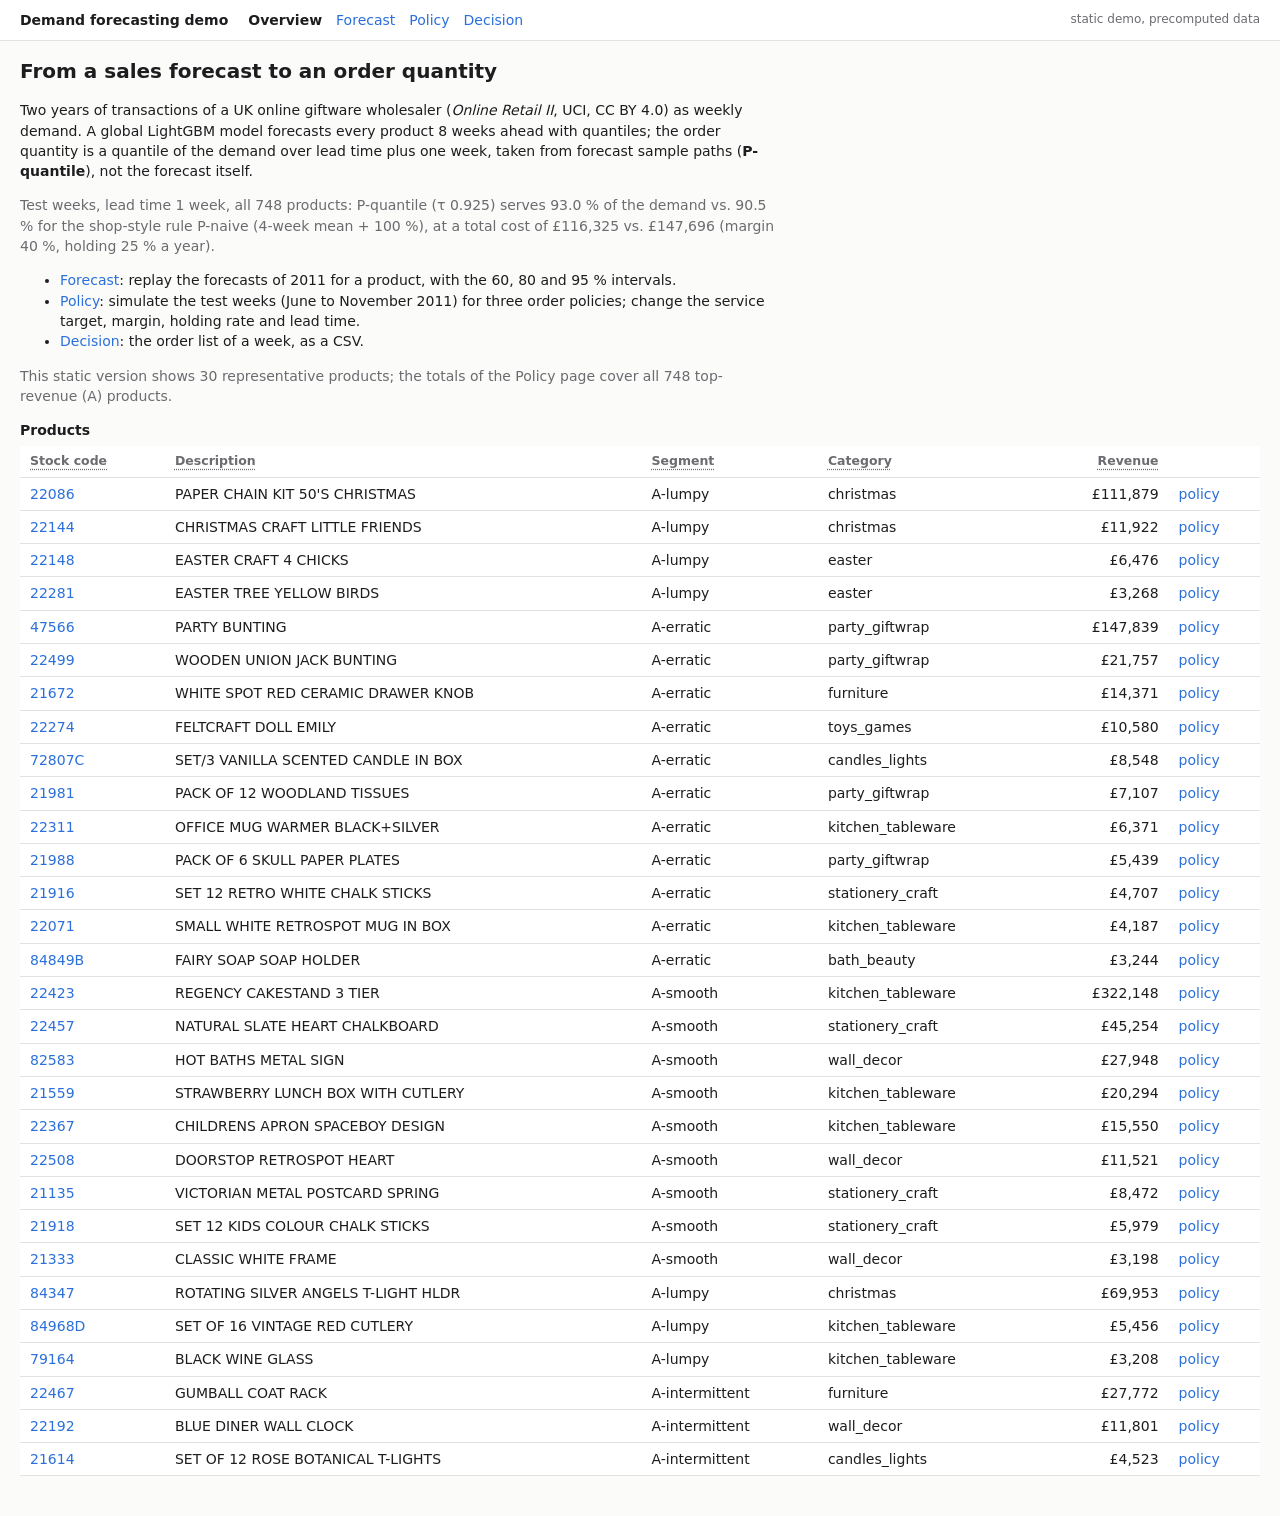
<file: demo/index.html>
<!doctype html>
<html lang="en">
<head>
  <meta charset="utf-8">
  <meta name="viewport" content="width=device-width, initial-scale=1">
  <title>Demand forecasting demo</title>
  <link rel="stylesheet" href="style.css">
  <link rel="stylesheet" href="demo.css">
</head>
<body>
  <header><span class="brand">Demand forecasting demo</span><nav id="nav"></nav>
    <span class="note">static demo, precomputed data</span></header>
  <main>
    <div class="lead">
      <h1>From a sales forecast to an order quantity</h1>
      <p>Two years of transactions of a UK online giftware wholesaler (<i>Online Retail II</i>, UCI,
        CC BY 4.0) as weekly demand. A global LightGBM model forecasts every product 8 weeks ahead
        with quantiles; the order quantity is a quantile of the demand over lead time plus one week,
        taken from forecast sample paths (<b>P-quantile</b>), not the forecast itself.</p>
      <p id="headline" class="muted"></p>
      <ul>
        <li><a href="forecast.html">Forecast</a>: replay the forecasts of 2011 for a product, with
          the 60, 80 and 95 % intervals.</li>
        <li><a href="policy.html">Policy</a>: simulate the test weeks (June to November 2011) for
          three order policies; change the service target, margin, holding rate and lead time.</li>
        <li><a href="decision.html">Decision</a>: the order list of a week, as a CSV.</li>
      </ul>
      <p class="muted">This static version shows <span id="n-products"></span> representative products;
        the totals of the Policy page cover all <span id="n-focus"></span> top-revenue (A) products.</p>
    </div>
    <h2>Products</h2>
    <div class="scroll"><table class="runs" id="products"></table></div>
  </main>
  <script src="demo.js"></script>
  <script src="data/meta.js"></script>
  <script src="data/aggregates.js"></script>
  <script>
    nav('Overview');
    try {
      const M = DEMO.meta;
      document.getElementById('n-products').textContent = M.products.length;
      document.getElementById('n-focus').textContent = M.n_focus;
      // headline: P-quantile vs P-naive at the operating point of L = 1 and the base costs
      const op = M.operating_point['1'], A = DEMO.aggregates['1'], c = M.costs;
      if (op && A) {
        const t = {};
        for (const p of POLICIES) t[p] = reprice(A[p][M.grids[p].indexOf(op[p])], c.margin, c.holding, 0, c.weeks_per_year);
        const q = t.quantile, n = t.naive;
        document.getElementById('headline').innerHTML =
          `Test weeks, lead time 1 week, all ${M.n_focus} products: P-quantile (τ ${op.quantile}) serves `
          + `${pct(q.fill_rate)} of the demand vs. ${pct(n.fill_rate)} for the shop-style rule P-naive `
          + `(4-week mean + ${Math.round(op.naive * 100)} %), at a total cost of ${gbp(q.total_cost)} vs. ${gbp(n.total_cost)} `
          + `(margin ${Math.round(c.margin * 100)} %, holding ${Math.round(c.holding * 100)} % a year).`;
      }
      let html = '<thead><tr>' + th('Stock code', 'stock_code', '') + th('Description', 'description', '')
        + th('Segment', 'segment', '') + th('Category', 'category', '') + th('Revenue', 'revenue') + '<th></th></tr></thead><tbody>';
      for (const p of M.products) {
        html += `<tr><td><a href="forecast.html?p=${encodeURIComponent(p.id)}">${p.id}</a></td><td>${p.description}</td>`
          + `<td>${p.segment}</td><td>${p.category}</td><td class="num">${gbp(p.revenue)}</td>`
          + `<td><a href="policy.html?p=${encodeURIComponent(p.id)}">policy</a></td></tr>`;
      }
      document.getElementById('products').innerHTML = html + '</tbody>';
    } catch (e) { fail(e); }
  </script>
</body>
</html>
</file>
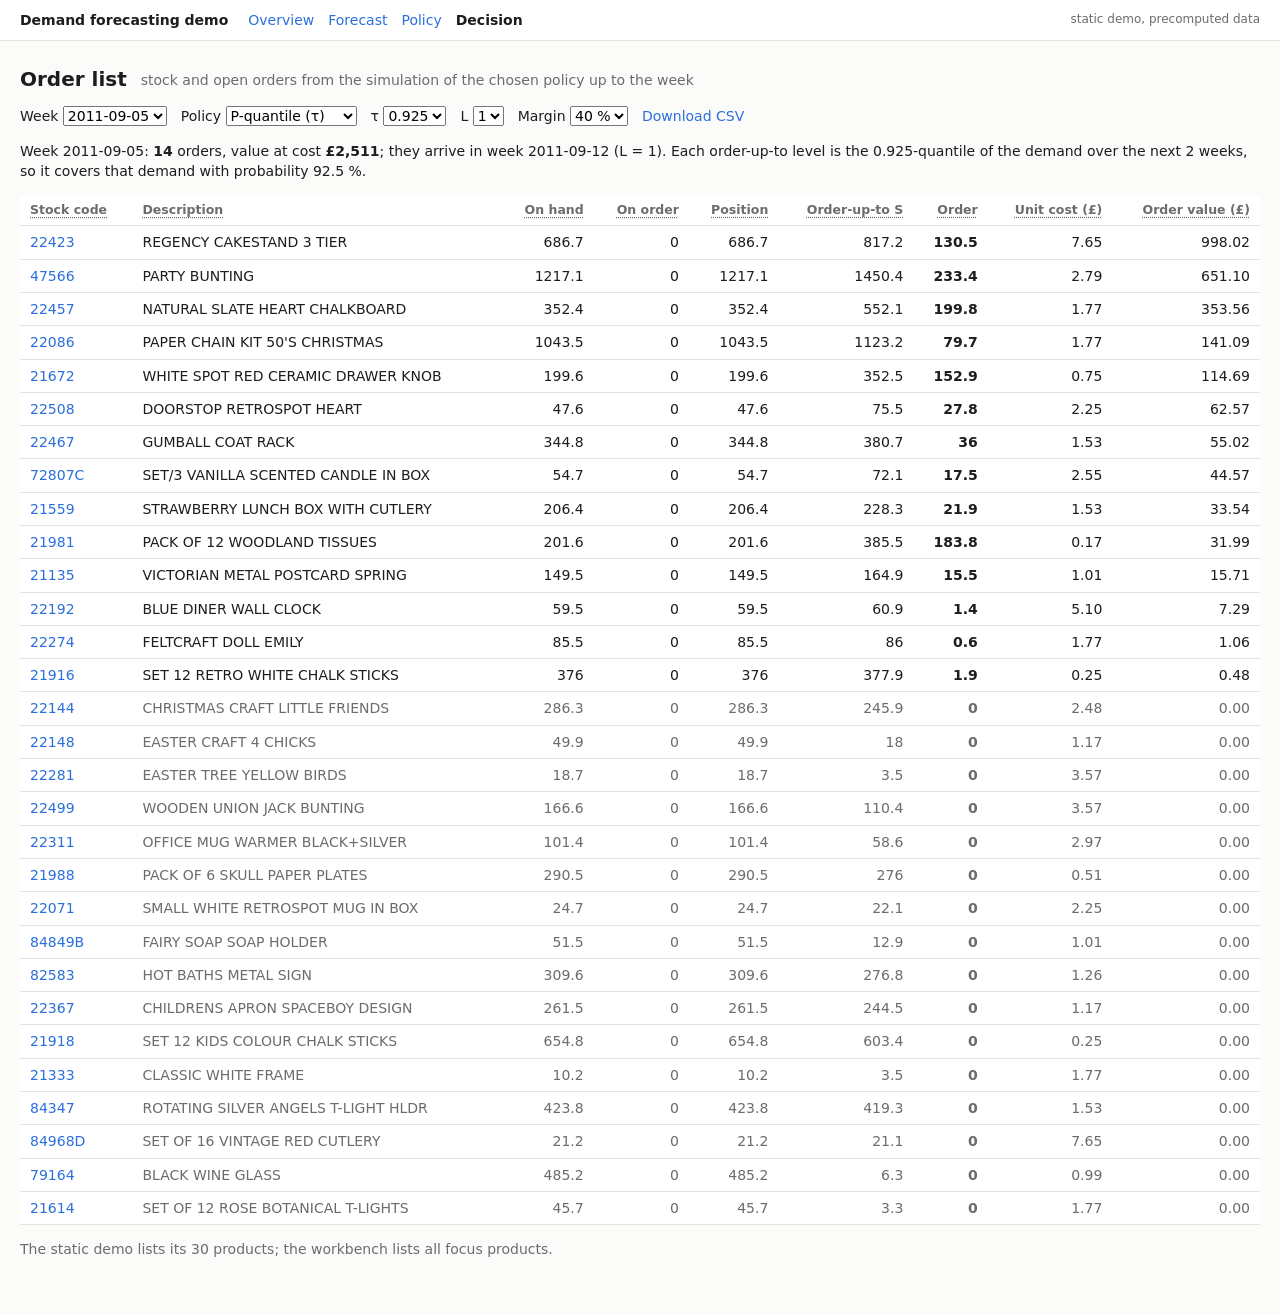
<file: demo/decision.html>
<!doctype html>
<html lang="en">
<head>
  <meta charset="utf-8">
  <meta name="viewport" content="width=device-width, initial-scale=1">
  <title>Decision · demand demo</title>
  <link rel="stylesheet" href="style.css">
  <link rel="stylesheet" href="demo.css">
</head>
<body>
  <header><span class="brand">Demand forecasting demo</span><nav id="nav"></nav>
    <span class="note">static demo, precomputed data</span></header>
  <main>
    <div class="toolbar"><h1>Order list</h1>
      <span class="muted">stock and open orders from the simulation of the chosen policy up to the week</span></div>
    <form class="filters" id="pick" onsubmit="return false">
      <label>Week <select id="week"></select></label>
      <label>Policy <select id="policy">
        <option value="quantile">P-quantile (τ)</option><option value="normal">P-normal (α)</option>
        <option value="naive">P-naive (buffer)</option></select></label>
      <label><span id="param-label">τ</span> <select id="value"></select></label>
      <label>L <select id="L"></select></label>
      <label>Margin <select id="margin"></select></label>
      <a href="#" id="csv">Download CSV</a>
    </form>
    <p id="summary"></p>
    <div class="scroll"><table class="runs" id="orders"></table></div>
    <p class="muted">The static demo lists its <span id="n-products"></span> products; the workbench lists
      all focus products.</p>
  </main>
  <script src="demo.js"></script>
  <script src="data/meta.js"></script>
  <script src="data/sim.js"></script>
  <script>
    nav('Decision');
    const M = DEMO.meta, $ = id => document.getElementById(id);
    $('n-products').textContent = M.products.length;
    $('week').innerHTML = M.weeks.map((w, j) => `<option ${j === Math.floor(M.weeks.length / 2) ? 'selected' : ''}>${w}</option>`).join('');
    $('L').innerHTML = M.lead_times.map(l => `<option>${l}</option>`).join('');
    $('margin').innerHTML = [0.25, 0.3, 0.4, 0.5, 0.6].map(m => `<option value="${m}" ${m === M.costs.margin ? 'selected' : ''}>${Math.round(m * 100)} %</option>`).join('');
    const op = M.operating_point['1'] || { naive: 1, normal: 0.9, quantile: 0.925 };
    const chosen = { ...op };
    function fillValues() {
      const p = $('policy').value;
      $('param-label').textContent = PARAM[p];
      $('value').innerHTML = M.grids[p].map(v => `<option ${v === chosen[p] ? 'selected' : ''}>${v}</option>`).join('');
    }
    fillValues();
    let rows = [];
    async function update() {
      const lead = +$('L').value, policy = $('policy').value, value = +$('value').value, margin = +$('margin').value;
      chosen[policy] = value;
      await load(`data/levels-L${lead}.js`);
      const j = M.weeks.indexOf($('week').value);
      rows = M.products.map(info => {
        const c = info.id, lv = levels(c, policy, value, lead), s = DEMO.sim[c];
        const sim = simulate(s.demand.slice(0, j + 1), lv.slice(0, j + 1), lead);
        const onHand = sim.start[j];
        let onOrder = 0;
        for (let i = Math.max(0, j - lead + 1); i < j; i++) onOrder += sim.order[i];
        const order = sim.order[j], unit = (1 - margin) * s.price;
        return { stock_code: c, description: info.description, on_hand: onHand, on_order: onOrder,
                 position: onHand + onOrder, order_up_to: lv[j], order, unit_cost: unit, order_value: order * unit };
      }).sort((a, b) => b.order_value - a.order_value);
      const n = rows.filter(r => r.order > 0).length, total = rows.reduce((t, r) => t + r.order_value, 0);
      const arrives = j + lead < M.weeks.length ? M.weeks[j + lead] : 'after the data';
      $('summary').innerHTML = `Week ${M.weeks[j]}: <b>${n}</b> orders, value at cost <b>${gbp(total)}</b>; they arrive in week ${arrives} (L = ${lead}).`
        + (policy === 'quantile' ? ` Each order-up-to level is the ${value}-quantile of the demand over the next ${lead + 1} weeks, so it covers that demand with probability ${(value * 100).toFixed(1)} %.` : '');
      let html = '<thead><tr>' + th('Stock code', 'stock_code', '') + th('Description', 'description', '') + th('On hand', 'on_hand')
        + th('On order', 'on_order') + th('Position', 'position') + th('Order-up-to S', 'order_up_to') + th('Order', 'order')
        + th('Unit cost (£)', 'unit_cost') + th('Order value (£)', 'order_value') + '</tr></thead><tbody>';
      for (const r of rows) {
        html += `<tr ${r.order === 0 ? 'class="muted"' : ''}><td><a href="forecast.html?p=${encodeURIComponent(r.stock_code)}">${r.stock_code}</a></td>`
          + `<td>${r.description}</td><td class="num">${fmt1(r.on_hand)}</td><td class="num">${fmt1(r.on_order)}</td>`
          + `<td class="num">${fmt1(r.position)}</td><td class="num">${fmt1(r.order_up_to)}</td><td class="num"><b>${fmt1(r.order)}</b></td>`
          + `<td class="num">${r.unit_cost.toFixed(2)}</td><td class="num">${r.order_value.toLocaleString('en-GB', { minimumFractionDigits: 2, maximumFractionDigits: 2 })}</td></tr>`;
      }
      $('orders').innerHTML = html + '</tbody>';
    }
    $('policy').addEventListener('change', () => { fillValues(); update().catch(fail); });
    for (const id of ['week', 'value', 'L', 'margin']) $(id).addEventListener('change', () => update().catch(fail));
    $('csv').addEventListener('click', ev => {
      ev.preventDefault();
      const cols = ['stock_code', 'description', 'on_hand', 'on_order', 'position', 'order_up_to', 'order', 'unit_cost', 'order_value'];
      const cell = v => typeof v === 'number' ? (Number.isNaN(v) ? '' : String(Math.round(v * 100) / 100)) : `"${String(v).replace(/"/g, '""')}"`;
      const csv = [cols.join(',')].concat(rows.filter(r => r.order > 0).map(r => cols.map(k => cell(r[k])).join(','))).join('\n') + '\n';
      const a = document.createElement('a');
      a.href = URL.createObjectURL(new Blob([csv], { type: 'text/csv' }));
      a.download = `orders-${$('week').value}-${$('policy').value}.csv`;
      document.body.appendChild(a); a.click(); a.remove();
    });
    update().catch(fail);
  </script>
</body>
</html>
</file>
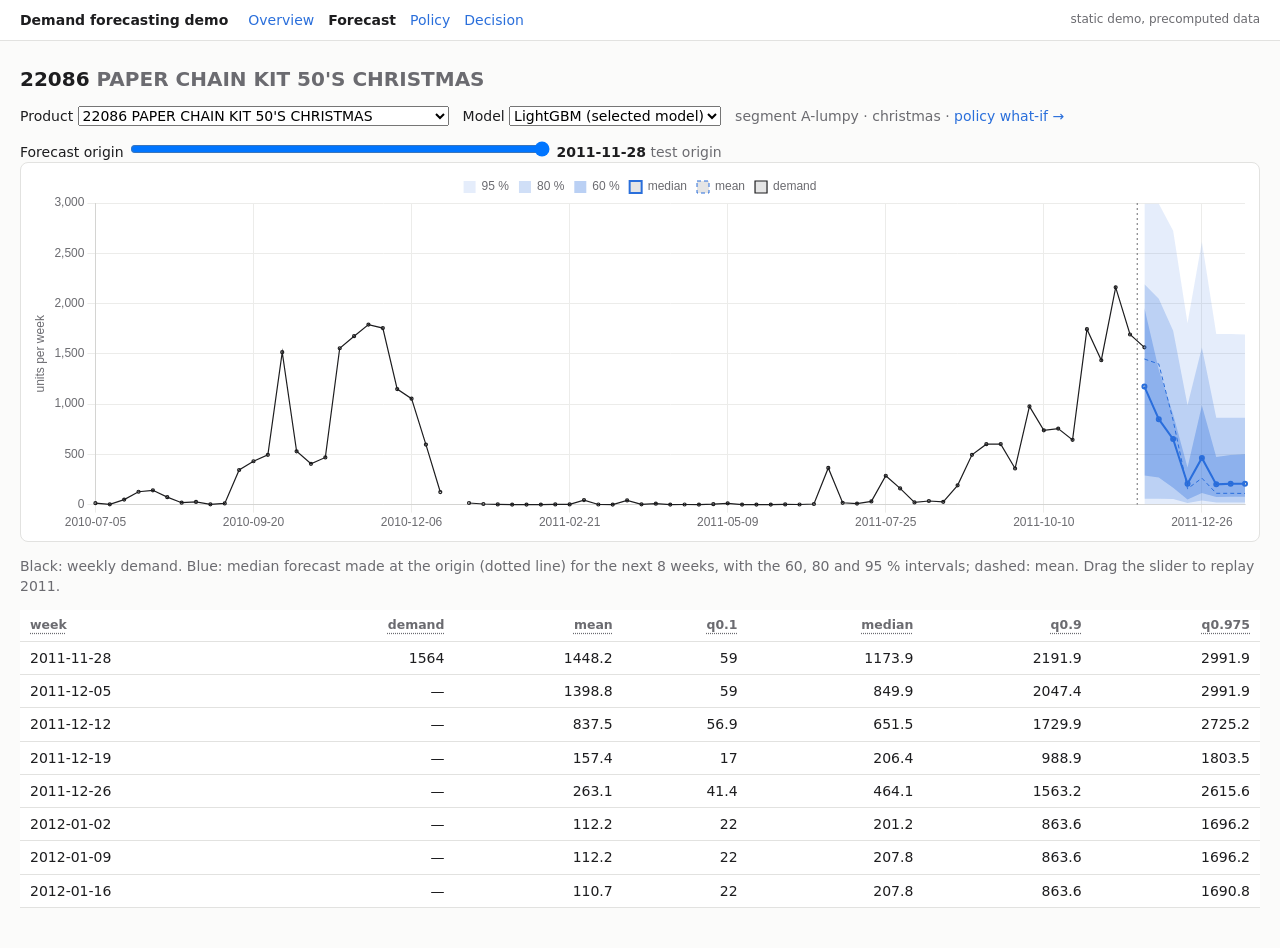
<file: demo/forecast.html>
<!doctype html>
<html lang="en">
<head>
  <meta charset="utf-8">
  <meta name="viewport" content="width=device-width, initial-scale=1">
  <title>Forecast · demand demo</title>
  <link rel="stylesheet" href="style.css">
  <link rel="stylesheet" href="demo.css">
</head>
<body>
  <header><span class="brand">Demand forecasting demo</span><nav id="nav"></nav>
    <span class="note">static demo, precomputed data</span></header>
  <main>
    <div class="toolbar"><h1 id="title">Forecast</h1></div>
    <form class="filters" id="pick" onsubmit="return false">
      <label>Product <select name="p" id="product"></select></label>
      <label>Model <select name="m" id="model"></select></label>
      <span class="muted" id="seg"></span>
    </form>
    <div class="filters">
      <label for="origin">Forecast origin</label>
      <input type="range" id="origin" min="0" max="0" value="0">
      <b id="origin-label"></b> <span class="muted" id="origin-kind"></span>
    </div>
    <div class="chart-box tall"><canvas id="fan"></canvas></div>
    <p class="muted">Black: weekly demand. Blue: median forecast made at the origin (dotted line) for the
      next 8 weeks, with the 60, 80 and 95 % intervals; dashed: mean. Drag the slider to replay 2011.</p>
    <div class="scroll"><table class="runs" id="fc-table"></table></div>
  </main>
  <script src="chart.umd.min.js"></script>
  <script src="demo.js"></script>
  <script src="data/meta.js"></script>
  <script>
    nav('Forecast');
    const M = DEMO.meta;
    const MODEL_LABEL = { 'lgbm-total-q-p1.8': 'LightGBM (selected model)', snaive: 'seasonal naive (last year)' };
    const productSel = document.getElementById('product'), modelSel = document.getElementById('model');
    const code = M.products.some(p => p.id === param('p')) ? param('p') : M.products[0].id;
    productSel.innerHTML = M.products.map(p => `<option value="${p.id}" ${p.id === code ? 'selected' : ''}>${p.id} ${p.description}</option>`).join('');
    const model = M.models.includes(param('m')) ? param('m') : M.models[0];
    modelSel.innerHTML = M.models.map(m => `<option value="${m}" ${m === model ? 'selected' : ''}>${MODEL_LABEL[m] || m}</option>`).join('');
    const go = () => { location.search = `?p=${encodeURIComponent(productSel.value)}&m=${encodeURIComponent(modelSel.value)}`; };
    productSel.addEventListener('change', go); modelSel.addEventListener('change', go);
    const info = M.products.find(p => p.id === code);
    document.getElementById('title').innerHTML = `${code} <span class="muted">${info.description}</span>`;
    document.getElementById('seg').innerHTML = `segment ${info.segment} · ${info.category} · <a href="policy.html?p=${encodeURIComponent(code)}">policy what-if →</a>`;

    load(`data/fc/${code}.js`).then(() => {
      const P = DEMO[`fc-${code}`], F = P.forecasts[model];
      const origins = Object.keys(F).sort();
      const text = cssVar('--muted'), grid = cssVar('--grid'), accent = cssVar('--accent'), fg = cssVar('--fg');
      const first = Math.max(0, P.weeks.indexOf(origins[0]) - 26);
      const labels = P.weeks.slice(first);
      for (let k = 1; k <= 7; k++) {
        const d = new Date(P.weeks[P.weeks.length - 1]);  // ISO date: UTC
        d.setUTCDate(d.getUTCDate() + 7 * k);
        labels.push(d.toISOString().slice(0, 10));
      }
      const actual = labels.map((w, i) => P.units[first + i] ?? null);
      const blank = () => labels.map(() => null);
      const band = (alpha) => `color-mix(in srgb, ${accent} ${alpha}%, transparent)`;
      const datasets = [];
      M.fan.forEach(([lo, hi], i) => {
        datasets.push({ key: `q${lo}`, data: blank(), borderWidth: 0, pointRadius: 0, fill: false });
        datasets.push({ key: `q${hi}`, data: blank(), borderWidth: 0, pointRadius: 0, fill: '-1',
                        backgroundColor: band([12, 22, 32][i]), label: `${Math.round((hi - lo) * 100)} %` });
      });
      datasets.push({ key: 'q0.5', label: 'median', data: blank(), borderColor: accent, borderWidth: 2, pointRadius: 2 });
      datasets.push({ key: 'mean', label: 'mean', data: blank(), borderColor: accent, borderDash: [4, 3], borderWidth: 1, pointRadius: 0 });
      datasets.push({ key: 'actual', label: 'demand', data: actual, borderColor: fg, borderWidth: 1.2, pointRadius: 1.5, spanGaps: false });
      let originIdx = 0;
      const originLine = { id: 'originLine', afterDatasetsDraw(chart) {
        const x = chart.scales.x.getPixelForValue(originIdx - 0.5), { top, bottom } = chart.chartArea;
        const ctx = chart.ctx; ctx.save(); ctx.strokeStyle = text; ctx.setLineDash([2, 3]);
        ctx.beginPath(); ctx.moveTo(x, top); ctx.lineTo(x, bottom); ctx.stroke(); ctx.restore(); } };
      const chart = new Chart(document.getElementById('fan'), {
        type: 'line', data: { labels, datasets },
        options: { animation: false, maintainAspectRatio: false, spanGaps: true,
          interaction: { mode: 'index', intersect: false },
          plugins: { legend: { labels: { color: text, boxWidth: 12, filter: i => !!i.text } } },
          scales: { x: { grid: { color: grid }, ticks: { color: text, maxTicksLimit: 8 } },
                    y: { beginAtZero: true, grid: { color: grid }, ticks: { color: text },
                         title: { display: true, text: 'units per week', color: text } } } },
        plugins: [originLine],
      });
      function show(k) {
        const origin = origins[k], f = F[origin];
        originIdx = labels.indexOf(origin);
        document.getElementById('origin-label').textContent = origin;
        document.getElementById('origin-kind').textContent = origin >= M.test_from ? 'test origin' : 'tuning origin';
        chart.data.datasets.forEach(d => {
          if (d.key === 'actual') return;
          const arr = blank();
          (f[d.key] || []).forEach((v, h) => { if (originIdx + h < arr.length) arr[originIdx + h] = v; });
          d.data = arr;
        });
        chart.update();
        let html = '<thead><tr>' + th('week', 'week', '') + th('demand', 'demand') + th('mean', 'mean')
          + th('q0.1', 'q0.1') + th('median', 'median') + th('q0.9', 'q0.9') + th('q0.975', 'q0.975') + '</tr></thead><tbody>';
        f['q0.5'].forEach((_, h) => {
          const i = originIdx + h;
          html += `<tr><td>${labels[i] ?? ''}</td><td class="num">${fmt1(actual[i])}</td><td class="num">${fmt1(f.mean[h])}</td>`
            + `<td class="num">${fmt1(f['q0.1'][h])}</td><td class="num">${fmt1(f['q0.5'][h])}</td>`
            + `<td class="num">${fmt1(f['q0.9'][h])}</td><td class="num">${fmt1(f['q0.975'][h])}</td></tr>`;
        });
        document.getElementById('fc-table').innerHTML = html + '</tbody>';
      }
      const slider = document.getElementById('origin');
      slider.max = origins.length - 1; slider.value = origins.length - 1;
      slider.addEventListener('input', () => show(+slider.value));
      show(+slider.value);
    }).catch(fail);
  </script>
</body>
</html>
</file>
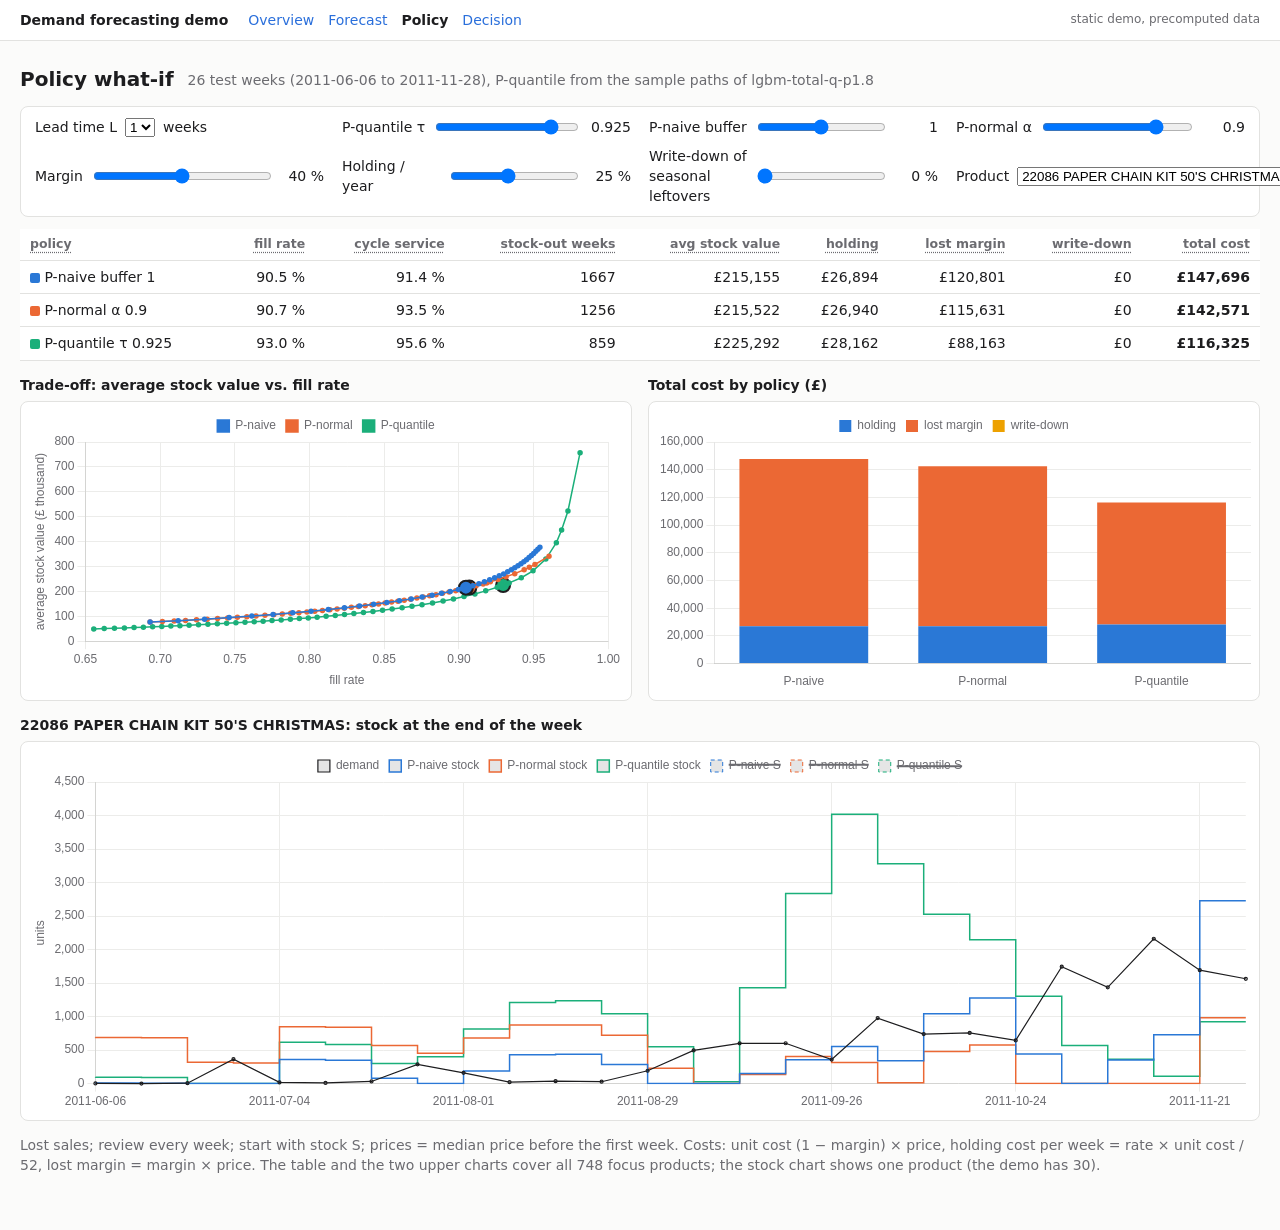
<file: demo/policy.html>
<!doctype html>
<html lang="en">
<head>
  <meta charset="utf-8">
  <meta name="viewport" content="width=device-width, initial-scale=1">
  <title>Policy · demand demo</title>
  <link rel="stylesheet" href="style.css">
  <link rel="stylesheet" href="demo.css">
</head>
<body>
  <header><span class="brand">Demand forecasting demo</span><nav id="nav"></nav>
    <span class="note">static demo, precomputed data</span></header>
  <main>
    <div class="toolbar"><h1>Policy what-if</h1><span class="muted" id="sub"></span></div>
    <div id="selftest"></div>
    <form class="whatif" id="whatif" onsubmit="return false">
      <label>Lead time L <select name="L" id="L"></select> weeks</label>
      <label>P-quantile τ <input type="range" id="tau"><output></output></label>
      <label>P-naive buffer <input type="range" id="buffer"><output></output></label>
      <label>P-normal α <input type="range" id="alpha"><output></output></label>
      <label>Margin <input type="range" id="margin" min="0.1" max="0.7" step="0.05"><output></output></label>
      <label>Holding / year <input type="range" id="holding" min="0.05" max="0.5" step="0.05"><output></output></label>
      <label>Write-down of seasonal leftovers <input type="range" id="writedown" min="0" max="1" step="0.1"><output></output></label>
      <label>Product <select id="product"></select></label>
    </form>
    <div class="scroll"><table class="runs" id="points"></table></div>
    <div class="grid2">
      <div><h2>Trade-off: average stock value vs. fill rate</h2><div class="chart-box"><canvas id="frontier"></canvas></div></div>
      <div><h2>Total cost by policy (£)</h2><div class="chart-box"><canvas id="cost"></canvas></div></div>
    </div>
    <h2 id="product-title"></h2>
    <div class="chart-box tall"><canvas id="productChart"></canvas></div>
    <p class="muted">Lost sales; review every week; start with stock S; prices = median price before the
      first week. Costs: unit cost (1 − margin) × price, holding cost per week = rate × unit cost / 52,
      lost margin = margin × price. The table and the two upper charts cover all <span id="n-focus"></span>
      focus products; the stock chart shows one product (the demo has <span id="n-products"></span>).</p>
  </main>
  <script src="chart.umd.min.js"></script>
  <script src="demo.js"></script>
  <script src="data/meta.js"></script>
  <script src="data/aggregates.js"></script>
  <script src="data/sim.js"></script>
  <script>
    nav('Policy');
    const M = DEMO.meta, G = M.grids;
    const $ = id => document.getElementById(id);
    $('sub').textContent = `${M.weeks.length} test weeks (${M.weeks[0]} to ${M.weeks[M.weeks.length - 1]}), `
      + `P-quantile from the sample paths of ${M.model}`;
    $('n-focus').textContent = M.n_focus; $('n-products').textContent = M.products.length;
    $('L').innerHTML = M.lead_times.map(l => `<option>${l}</option>`).join('');
    const op = M.operating_point['1'] || { naive: 1, normal: 0.9, quantile: 0.925 };
    const value = { quantile: gridSlider($('tau'), G.quantile, op.quantile),
                    naive: gridSlider($('buffer'), G.naive, op.naive),
                    normal: gridSlider($('alpha'), G.normal, op.normal) };
    $('margin').value = M.costs.margin; $('holding').value = M.costs.holding; $('writedown').value = M.costs.writedown;
    for (const id of ['margin', 'holding', 'writedown']) {
      const r = $(id), out = r.nextElementSibling, show = () => out.textContent = Math.round(r.value * 100) + ' %';
      r.addEventListener('input', show); show();
    }
    const code = M.products.some(p => p.id === param('p')) ? param('p') : M.products[0].id;
    $('product').innerHTML = M.products.map(p => `<option value="${p.id}" ${p.id === code ? 'selected' : ''}>${p.id} ${p.description}</option>`).join('');

    const text = cssVar('--muted'), grid = cssVar('--grid'), fg = cssVar('--fg');
    const axes = (x, y) => ({ x: { title: { display: true, text: x, color: text }, grid: { color: grid }, ticks: { color: text } },
                              y: { title: { display: true, text: y, color: text }, grid: { color: grid }, ticks: { color: text } } });
    const frontier = new Chart($('frontier'), {
      type: 'scatter', data: { datasets: [] },
      options: { animation: false, maintainAspectRatio: false, showLine: true,
        plugins: { legend: { labels: { color: text, boxWidth: 12, filter: i => !!i.text } },
                   tooltip: { callbacks: { label: c => `${c.dataset.label || NAMES[c.dataset.policy]} ${c.raw.v}: fill ${pct(c.raw.x)}, ${gbp(c.raw.y * 1000)}` } } },
        scales: axes('fill rate', 'average stock value (£ thousand)') } });
    const cost = new Chart($('cost'), {
      type: 'bar', data: { labels: [], datasets: [] },
      options: { animation: false, maintainAspectRatio: false, plugins: { legend: { labels: { color: text, boxWidth: 12 } } },
        scales: { x: { stacked: true, ticks: { color: text }, grid: { display: false } },
                  y: { stacked: true, ticks: { color: text }, grid: { color: grid } } } } });
    const product = new Chart($('productChart'), {
      type: 'line', data: { labels: [], datasets: [] },
      options: { animation: false, maintainAspectRatio: false, interaction: { mode: 'index', intersect: false },
        plugins: { legend: { labels: { color: text, boxWidth: 12 } } },
        scales: { ...axes('week', 'units'), x: { grid: { color: grid }, ticks: { color: text, maxTicksLimit: 8 } } } } });

    async function update() {
      const lead = +$('L').value, A = DEMO.aggregates[String(lead)];
      const margin = +$('margin').value, holding = +$('holding').value, writedown = +$('writedown').value;
      const price = agg => reprice(agg, margin, holding, writedown, M.costs.weeks_per_year);
      const points = {};
      for (const p of POLICIES) points[p] = price(A[p][G[p].indexOf(value[p]())]);
      let html = '<thead><tr>' + th('policy', 'policy', '') + th('fill rate', 'fill_rate') + th('cycle service', 'cycle_service')
        + th('stock-out weeks', 'stockout_weeks') + th('avg stock value', 'avg_stock_value') + th('holding', 'holding')
        + th('lost margin', 'lost_margin') + th('write-down', 'write_down') + th('total cost', 'total_cost') + '</tr></thead><tbody>';
      for (const p of POLICIES) {
        const t = points[p];
        html += `<tr><td><span class="swatch" style="background:${COLORS[p]}"></span> ${NAMES[p]} ${PARAM[p]} ${value[p]()}</td>`
          + `<td class="num">${pct(t.fill_rate)}</td><td class="num">${pct(t.cycle_service)}</td><td class="num">${t.stockout_weeks}</td>`
          + `<td class="num">${gbp(t.avg_stock_value)}</td><td class="num">${gbp(t.holding_cost)}</td><td class="num">${gbp(t.lost_margin)}</td>`
          + `<td class="num">${gbp(t.write_down)}</td><td class="num"><b>${gbp(t.total_cost)}</b></td></tr>`;
      }
      $('points').innerHTML = html + '</tbody>';
      frontier.data.datasets = [];
      for (const p of POLICIES) {
        frontier.data.datasets.push({ label: NAMES[p], policy: p, borderColor: COLORS[p], backgroundColor: COLORS[p], pointRadius: 2, borderWidth: 1.5,
          data: A[p].map((agg, i) => { const t = price(agg); return { x: t.fill_rate, y: t.avg_stock_value / 1000, v: `${PARAM[p]} ${G[p][i]}` }; }) });
        const t = points[p];
        frontier.data.datasets.push({ label: '', policy: p, borderColor: fg, backgroundColor: COLORS[p], pointRadius: 7, pointBorderWidth: 2, showLine: false,
          data: [{ x: t.fill_rate, y: t.avg_stock_value / 1000, v: `${PARAM[p]} ${value[p]()} (selected)` }] });
      }
      frontier.update();
      cost.data.labels = POLICIES.map(p => NAMES[p]);
      cost.data.datasets = [['holding_cost', 'holding', '#2a78d6'], ['lost_margin', 'lost margin', '#eb6834'], ['write_down', 'write-down', '#eda100']]
        .map(([k, label, c]) => ({ label, backgroundColor: c, data: POLICIES.map(p => points[p][k]) }));
      cost.update();

      await load(`data/levels-L${lead}.js`);
      const c = $('product').value, info = M.products.find(p => p.id === c), d = DEMO.sim[c].demand;
      $('product-title').textContent = `${c} ${info.description}: stock at the end of the week`;
      product.data.labels = M.weeks;
      const sims = {}, lv = {};
      for (const p of POLICIES) { lv[p] = levels(c, p, value[p](), lead); sims[p] = simulate(d, lv[p], lead); }
      product.data.datasets = [{ label: 'demand', data: d, borderColor: fg, borderWidth: 1.2, pointRadius: 1.5 }]
        .concat(POLICIES.map(p => ({ label: `${NAMES[p]} stock`, data: sims[p].end, borderColor: COLORS[p], borderWidth: 1.5, pointRadius: 0, stepped: 'after' })))
        .concat(POLICIES.map(p => ({ label: `${NAMES[p]} S`, data: lv[p].map(v => (Number.isNaN(v) ? null : v)), borderColor: COLORS[p], borderDash: [4, 3], borderWidth: 1, pointRadius: 0, hidden: true })));
      product.update();
    }
    let timer = null;
    $('whatif').addEventListener('input', () => { clearTimeout(timer); timer = setTimeout(() => update().catch(fail), 60); });
    update().catch(fail);

    // policy.html?selftest: the JavaScript against the Python simulator (scripts/export_static.py)
    if (new URLSearchParams(location.search).has('selftest')) {
      load('data/selftest.js').then(async () => {
        const T = DEMO.selftest, rows = [];
        let ok = 0;
        for (const cs of T.cases) {
          await load(`data/levels-L${cs.L}.js`);
          const s = simulate(DEMO.sim[cs.product].demand, levels(cs.product, cs.policy, cs.value, cs.L), cs.L);
          const err = Math.max(...['end', 'order'].flatMap(k => s[k].map((v, i) => Math.abs(v - cs[k][i]))));
          const pass = err < 0.05;  // levels are stored to 2 decimals
          ok += pass;
          rows.push(`<tr><td>${cs.product} L${cs.L} ${NAMES[cs.policy]} ${cs.value}</td><td class="num">${err.toExponential(1)}</td><td class="${pass ? 'better' : 'worse'}">${pass ? 'pass' : 'FAIL'}</td></tr>`);
        }
        const R = T.reprice, got = reprice(DEMO.aggregates[String(R.L)][R.policy][R.index], R.margin, R.holding, R.writedown);
        const rel = Math.max(...Object.keys(R.want).map(k => Math.abs(got[k] - R.want[k]) / Math.max(1, Math.abs(R.want[k]))));
        const pass = rel < 1e-9; ok += pass;
        rows.push(`<tr><td>re-pricing (margin ${R.margin}, holding ${R.holding}, write-down ${R.writedown})</td><td class="num">${rel.toExponential(1)}</td><td class="${pass ? 'better' : 'worse'}">${pass ? 'pass' : 'FAIL'}</td></tr>`);
        $('selftest').innerHTML = `<h2>Self-test: ${ok} of ${rows.length} pass</h2><table class="runs"><thead><tr><th>case</th><th class="num">max error</th><th></th></tr></thead><tbody>${rows.join('')}</tbody></table><p></p>`;
      }).catch(fail);
    }
  </script>
</body>
</html>
</file>
<file: demo/style.css>
:root {
  --bg: #fbfbfa; --fg: #1d1d1f; --muted: #6b6b70; --line: #e2e2e0; --grid: #ececea;
  --panel: #ffffff; --accent: #2a6fdb;
  --ok: #2b8a3e; --run: #2a6fdb; --bad: #c92a2a;
}
@media (prefers-color-scheme: dark) {
  :root {
    --bg: #161618; --fg: #e8e8ea; --muted: #9a9aa0; --line: #2e2e32; --grid: #2a2a2e;
    --panel: #1e1e21; --accent: #6ea0ff;
    --ok: #51cf66; --run: #6ea0ff; --bad: #ff6b6b;
  }
}
* { box-sizing: border-box; }
body {
  margin: 0; background: var(--bg); color: var(--fg);
  font: 14px/1.45 system-ui, -apple-system, "Segoe UI", sans-serif;
}
a { color: var(--accent); text-decoration: none; }
a:hover { text-decoration: underline; }
code, pre { font-family: ui-monospace, "SF Mono", Menlo, monospace; font-size: 12.5px; }
h1 { font-size: 20px; margin: 0; }
h2 { font-size: 14px; margin: 0 0 6px; font-weight: 600; }
.muted { color: var(--muted); }

header {
  display: flex; align-items: center; gap: 20px; padding: 10px 20px;
  border-bottom: 1px solid var(--line); background: var(--panel);
}
header .brand { font-weight: 700; color: var(--fg); }
header #gpu-badge { margin-left: auto; color: var(--muted); font-variant-numeric: tabular-nums; }
main { padding: 16px 20px 40px; max-width: 1400px; margin: 0 auto; }

.toolbar { display: flex; align-items: center; gap: 14px; margin: 8px 0 12px; }
.toolbar h2 { margin: 0; }
button {
  font: inherit; padding: 5px 12px; border-radius: 6px; cursor: pointer;
  border: 1px solid var(--accent); background: var(--accent); color: #fff;
}
button:disabled { opacity: .4; cursor: default; }

table { border-collapse: collapse; width: 100%; background: var(--panel); }
th, td { padding: 6px 10px; border-bottom: 1px solid var(--line); text-align: left; white-space: nowrap; }
th { font-weight: 600; color: var(--muted); font-size: 12.5px; }
td.num, th.num { text-align: right; font-variant-numeric: tabular-nums; }
table.runs tbody tr:hover { background: color-mix(in srgb, var(--accent) 6%, transparent); }

.status { display: inline-block; padding: 1px 8px; border-radius: 10px; font-size: 12px; font-weight: 600; }
.status.running { color: var(--run); background: color-mix(in srgb, var(--run) 14%, transparent); }
.status.finished { color: var(--ok); background: color-mix(in srgb, var(--ok) 14%, transparent); }
.status.crashed { color: var(--bad); background: color-mix(in srgb, var(--bad) 14%, transparent); }

.tiles { display: grid; grid-template-columns: repeat(auto-fill, minmax(120px, 1fr)); gap: 8px; margin: 12px 0; }
.tile { background: var(--panel); border: 1px solid var(--line); border-radius: 8px; padding: 8px 10px; }
.tile span { display: block; color: var(--muted); font-size: 12px; }
.tile b { font-size: 17px; font-variant-numeric: tabular-nums; }

.charts { display: grid; grid-template-columns: repeat(auto-fit, minmax(420px, 1fr)); gap: 12px; margin: 12px 0; }
.chart { background: var(--panel); border: 1px solid var(--line); border-radius: 8px; padding: 10px 12px; }
.chart.wide { grid-column: 1 / -1; }
.chart .canvas { position: relative; height: 240px; }
.chart.sample { margin: 12px 0; }
.chart.sample img { display: block; max-width: 100%; height: auto; image-rendering: pixelated; }

.swatch { display: inline-block; width: 10px; height: 10px; border-radius: 2px; vertical-align: middle; }
table.diff.only-diff tr.same { display: none; }
table.diff tr.differs td { background: color-mix(in srgb, var(--accent) 7%, transparent); }
details { margin-top: 16px; }
pre { background: var(--panel); border: 1px solid var(--line); border-radius: 8px; padding: 10px; overflow: auto; }

@media (max-width: 700px) {
  main { padding: 12px 16px 32px; }
  .charts { grid-template-columns: 1fr; }
  table { display: block; overflow-x: auto; }
}

.subnav { display: flex; flex-wrap: wrap; gap: 12px; align-items: center; margin: 0 0 12px; }
.subnav a.active { font-weight: 600; color: var(--fg); }
table.confusion { width: auto; }
table.confusion td, table.confusion th { padding: 3px 7px; }
table.confusion td.diag a { color: var(--muted); }
table.confusion td.off { background: color-mix(in srgb, var(--accent) var(--share), transparent); }
table.confusion td.off a { color: var(--fg); font-weight: 600; }
table.perclass { width: auto; margin: 12px 0; }
form.filters { display: flex; flex-wrap: wrap; gap: 10px 14px; align-items: center; margin: 0 0 12px; }
form.filters input, form.filters select { font: inherit; }
.grid { display: grid; grid-template-columns: repeat(auto-fill, minmax(104px, 1fr)); gap: 8px; }
.grid .cell {
  display: flex; flex-direction: column; align-items: center; gap: 2px; padding: 6px;
  background: var(--panel); border: 1px solid var(--line); border-radius: 8px;
  color: var(--fg); font-size: 11.5px; font-variant-numeric: tabular-nums;
}
.grid .cell:hover { border-color: var(--accent); text-decoration: none; }
.grid img, img.big { image-rendering: pixelated; background: #000; }
.pager { display: flex; gap: 16px; margin: 12px 0; }
.detail { display: flex; flex-wrap: wrap; gap: 20px; align-items: flex-start; }
.detail img.big { max-width: 100%; height: auto; border-radius: 6px; }
table.facts { width: auto; margin-bottom: 12px; }
.bar { display: inline-block; height: 10px; border-radius: 2px; background: var(--accent); }
header nav { display: flex; gap: 14px; }
.progress { height: 8px; border-radius: 4px; background: var(--line); overflow: hidden; margin: 8px 0 4px; }
.progress div { height: 100%; background: var(--accent); }
.opinions { display: flex; flex-wrap: wrap; gap: 8px; margin: 10px 0 14px; }
.opinions .tile { min-width: 120px; }
.keys { display: flex; flex-wrap: wrap; gap: 10px; align-items: center; }
button.small { padding: 1px 8px; font-size: 12px; }
table.decisions img { image-rendering: pixelated; background: #000; vertical-align: middle; }

/* backtest runs: progress bars, selected segment row */
.bar { display: inline-block; width: 70px; height: 6px; border-radius: 3px; background: var(--line);
       vertical-align: middle; overflow: hidden; margin-right: 6px; }
.bar > span { display: block; height: 100%; background: var(--run); }
.bar.big { width: 320px; max-width: 60vw; height: 10px; border-radius: 5px; }
.progress-line { display: flex; align-items: center; gap: 8px; margin: 8px 0 12px; font-variant-numeric: tabular-nums; }
.progress-cell, td.result { white-space: nowrap; font-variant-numeric: tabular-nums; }
tr.selected td { background: color-mix(in srgb, var(--run) 8%, transparent); }

/* Tooltip for model tags: hover on the desktop, tap (focus) on the iPad */
.tip { position: relative; border-bottom: 1px dotted var(--muted); cursor: help; }
.tip:focus { outline: none; }
.tip:hover::after, .tip:focus::after {
  content: attr(data-tip); position: absolute; left: 0; top: calc(100% + 4px); z-index: 20;
  width: max-content; max-width: min(340px, 80vw); white-space: normal;
  background: var(--panel); color: var(--fg); border: 1px solid var(--line); border-radius: 6px;
  padding: 6px 8px; font-size: 12px; font-weight: 400; line-height: 1.4;
  box-shadow: 0 2px 8px rgba(0, 0, 0, 0.15);
}
@media (hover: none) { .tip { cursor: pointer; } }  /* iOS Safari: tap opens :hover/:focus */

/* series explorer (Phase 6, demand showcase) */
svg.spark { display: block; }
svg.spark polyline { fill: none; stroke: var(--accent); stroke-width: 1.2; }
table.series td { white-space: normal; }
.badge { display: inline-block; padding: 0 6px; border-radius: 8px; font-size: 11px;
  color: var(--accent); background: color-mix(in srgb, var(--accent) 12%, transparent); }
.chart-box { position: relative; height: 300px; background: var(--panel);
  border: 1px solid var(--line); border-radius: 8px; padding: 8px; }
.chart-box.tall { height: 380px; }
td.better { color: var(--ok); font-weight: 600; }
td.worse { color: var(--bad); }
span.better { color: var(--ok); font-weight: 600; }
span.worse { color: var(--bad); }
form.whatif { display: grid; grid-template-columns: repeat(auto-fill, minmax(260px, 1fr)); gap: 8px 18px;
  background: var(--panel); border: 1px solid var(--line); border-radius: 8px; padding: 10px 14px; margin: 0 0 12px; }
form.whatif label { display: flex; align-items: center; gap: 8px; }
form.whatif input[type=range] { flex: 1; }
form.whatif output { min-width: 42px; text-align: right; font-variant-numeric: tabular-nums; }
.grid2 { display: grid; grid-template-columns: repeat(auto-fit, minmax(380px, 1fr)); gap: 16px; margin: 14px 0; }
th[title]:not([title='']) { cursor: help; text-decoration: underline dotted; text-underline-offset: 3px; }
</file>
<file: demo/demo.css>
/* Static demo: on top of the workbench's style.css (copied by scripts/export_static.py). */
header nav a.active { font-weight: 600; color: var(--fg); }
header .note { margin-left: auto; color: var(--muted); font-size: 12px; }
.lead { max-width: 760px; }
.scroll { overflow-x: auto; }
#origin { width: 420px; max-width: 100%; }
@media (max-width: 700px) {
  header { flex-wrap: wrap; gap: 8px 14px; padding: 10px 16px; }
  header .note { display: none; }
  main { padding: 12px 16px 32px; }
  .chart-box { height: 260px; }
  .chart-box.tall { height: 300px; }
  .grid2 { grid-template-columns: 1fr; }
  form.whatif { grid-template-columns: 1fr; }
  form.filters label { flex: 1 1 100%; }
  #origin { flex: 1 1 100%; }
  .toolbar { flex-wrap: wrap; }
}
</file>
